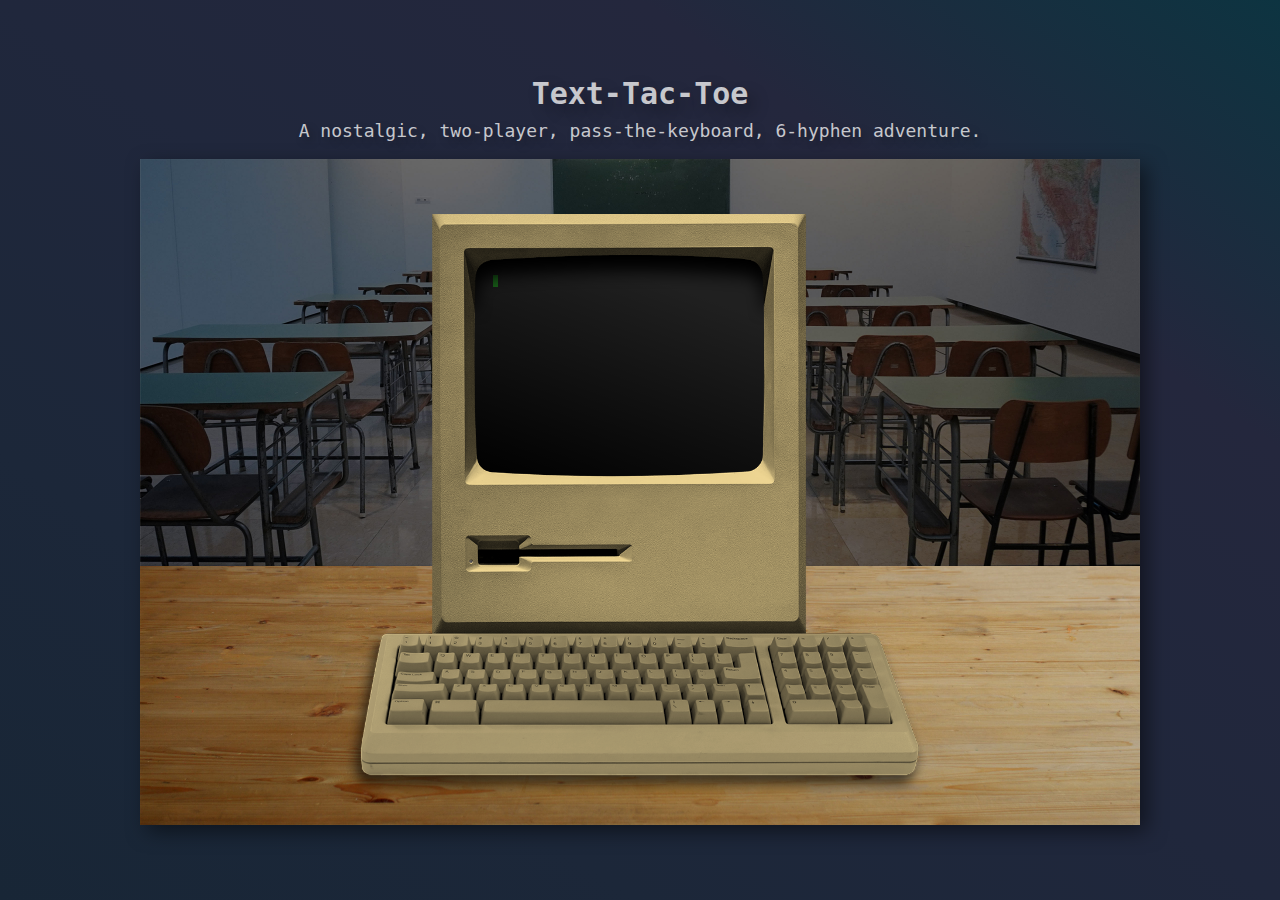
<file: index.html>
<!DOCTYPE html>
<html>

<head>
	
	<meta charset="utf-8">

	<title>Text-Tac-Toe</title>
	
	<link rel="stylesheet" type="text/css" href="css/main.css">
	
	<script src="https://code.jquery.com/jquery-3.6.0.min.js"
		integrity="sha256-/xUj+3OJU5yExlq6GSYGSHk7tPXikynS7ogEvDej/m4="
		crossorigin="anonymous"></script>

</head>

<body>

	<h1>Text-Tac-Toe</h1>

	<p>A nostalgic, two-player, pass-the-keyboard, 6-hyphen adventure.</p>

	<div id="game">

		<div id="room"><img src="img/background.jpg"></div>

		<div id="desk"><img src="img/desk.jpg"></div>

		<div id="computer">

			<div id="screen">
				
				<div id="text">
					<span class="content"></span><span class="cursor">&nbsp;</span>
				</div>

			</div>

			<div id="reflection"></div>

			<img src="img/computer.png">

		</div>

	</div>

	<script src="js/main.js"></script>

</body>

</html>
</file>
<file: css/main.css>
@import url("https://fonts.googleapis.com/css2?family=VT323&display=swap");
* {
  margin: 0;
  padding: 0;
  box-sizing: border-box;
  background-clip: padding-box;
  font-family: monospace;
  color: rgba(255, 255, 255, 0.75);
}

body {
  background-image: linear-gradient(to right top, #182636, #1c2739, #20273c, #24273D, #0d3441);
  height: 100vh;
  display: grid;
  align-content: center;
  justify-content: center;
}

h1, p {
  text-align: center;
  text-shadow: 0.25em 0.25em 0.5em rgba(0, 0, 0, 0.3);
}

h1 {
  margin: 0;
  font-size: 30px;
}

p {
  margin: 0.5em 0 1em;
  font-size: 18px;
}

#game {
  width: 1000px;
  height: 666px;
  background: #000;
  overflow: hidden;
  position: relative;
  box-shadow: 0.5rem 0.5rem 1.5rem rgba(0, 0, 0, 0.5);
}
#game #room, #game #desk, #game #computer {
  transition: transform 1s ease-in-out;
}
#game #room, #game #room img {
  position: absolute;
  top: 0;
  right: 0;
  bottom: 0;
  left: 0;
}
#game #room img {
  width: 100%;
}
#game #desk, #game #desk img {
  position: absolute;
  right: 0;
  bottom: 0;
  left: 0;
}
#game #desk img {
  width: 100%;
}
#game #computer {
  position: absolute;
  top: 55px;
  right: 789px;
  bottom: 660px;
  left: 203px;
  width: 585px;
  height: 584px;
}
#game #computer #screen, #game #computer #reflection {
  background-color: #000;
  position: absolute;
  top: 40px;
  left: 130px;
  width: 293px;
  height: 223px;
  background: #000;
  overflow: hidden;
}
#game #computer #screen #text, #game #computer #reflection #text {
  position: absolute;
  right: 20px;
  left: 20px;
  bottom: 20px;
  font-size: 12px;
  min-height: 183px;
  overflow: scroll;
}
#game #computer #screen #text span, #game #computer #reflection #text span {
  font-family: "VT323";
  text-transform: uppercase;
  color: green;
}
#game #computer #screen #text span.cursor, #game #computer #reflection #text span.cursor {
  display: inline-block;
  color: black;
  background-color: rgba(0, 128, 0, 0.6);
}
#game #computer #screen #text span.blink, #game #computer #reflection #text span.blink {
  color: green;
  background-color: transparent;
}
#game #computer #screen.flash {
  background-color: darkgreen;
}
#game #computer #screen.flash #text span {
  color: #000;
}
#game #computer #reflection {
  background: linear-gradient(200deg, rgba(255, 255, 255, 0.125) 20%, transparent);
}
#game #computer img {
  position: absolute;
  width: 100%;
}

#game.playing #room {
  transform: scaleX(1.6) scaleY(1.6);
}
#game.playing #desk {
  transform: scaleX(1.8) scaleY(1.5);
}
#game.playing #computer {
  transform: scaleX(2.5) scaleY(2.5) translateY(134px) translateX(19px);
}

/*# sourceMappingURL=main.css.map */
</file>
